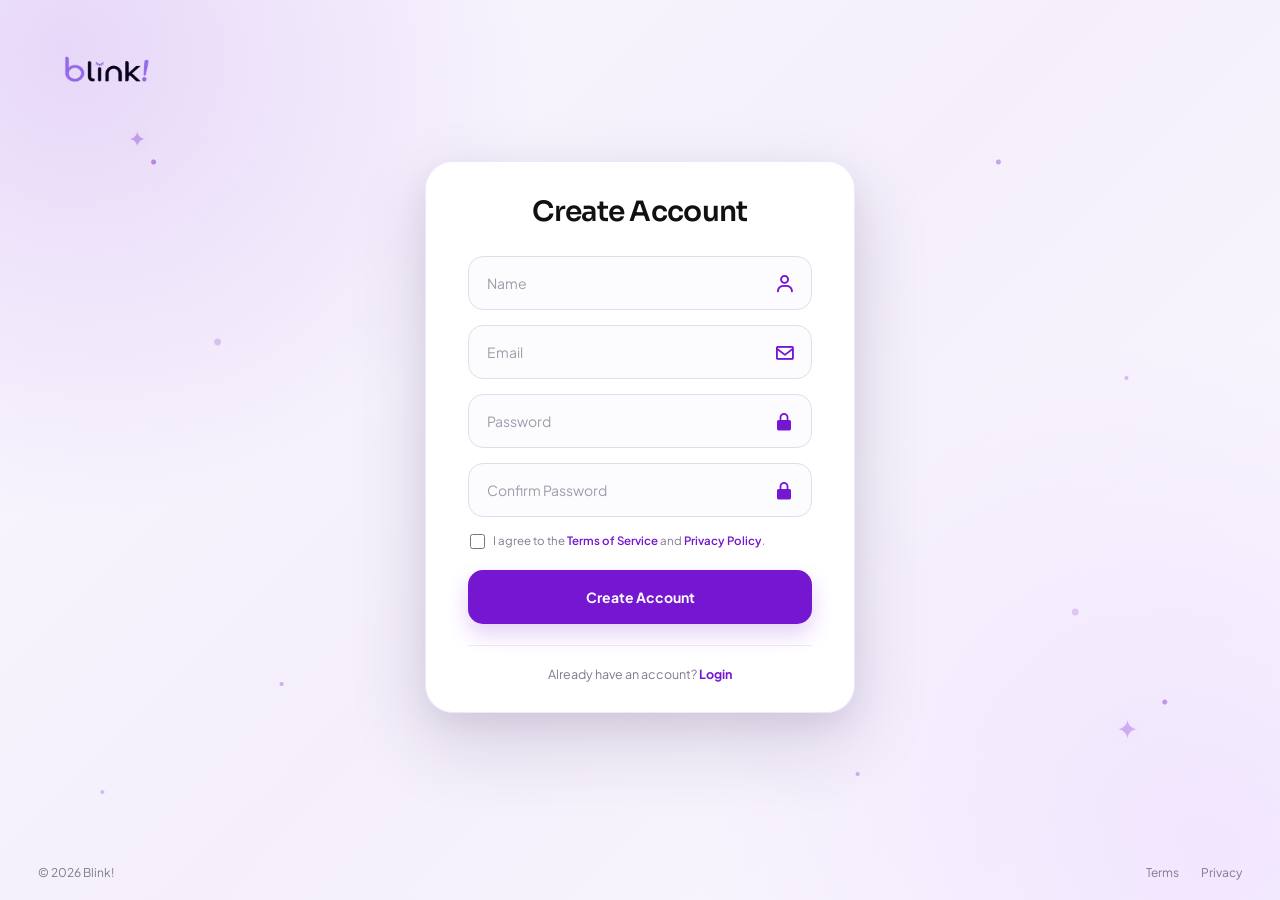
<file: Telas login e cadastro/cadastro/cadastro.html>
<!DOCTYPE html>
<html lang="pt-BR">

<head>
    <meta charset="UTF-8">
    <meta name="viewport" content="width=device-width, initial-scale=1.0">

    <link rel="stylesheet" href="https://unpkg.com/boxicons@2.1.4/css/boxicons.min.css">
    <link rel="stylesheet" href="cadastro.css">

    <title>Blink!</title>
</head>

<body>

    <!-- CABEÇALHO -->
    <header class="header">
        <a href="#" class="header-logo">
            <img src="Logoblinkblack.PNG" alt="Blink!">
        </a>
    </header>


    <!-- CONTEÚDO -->
    <main class="main">

        <section class="Container">

            <form>

                <h1>Create Account</h1>


                <!-- NOME -->
                <div class="input-box">
                    <input
                        id="name"
                        type="text"
                        placeholder="Name"
                        required
                    >

                    <i class='bx bx-user'></i>
                </div>


                <!-- EMAIL -->
                <div class="input-box">
                    <input
                        id="email"
                        type="email"
                        placeholder="Email"
                        required
                    >

                    <i class='bx bx-envelope'></i>
                </div>


                <!-- SENHA -->
                <div class="input-box">
                    <input
                        id="password"
                        type="password"
                        placeholder="Password"
                        required
                    >

                    <i class='bx bxs-lock-alt'></i>
                </div>


                <!-- CONFIRMAR SENHA -->
                <div class="input-box">
                    <input
                        id="confirm-password"
                        type="password"
                        placeholder="Confirm Password"
                        required
                    >

                    <i class='bx bxs-lock-alt'></i>
                </div>


                <!-- TERMOS -->
                <div class="terms">

                    <label>

                        <input
                            type="checkbox"
                            id="terms"
                        >

                        <span>
                            I agree to the
                            <a href="#">Terms of Service</a>
                            and
                            <a href="#">Privacy Policy</a>.
                        </span>

                    </label>

                </div>


                <!-- BOTÃO -->
                <button type="submit">
                    Create Account
                </button>

            </form>


            <!-- LOGIN -->
            <div class="register">
                <p>
                    Already have an account?
                    <a href="login.html">Login</a>
                </p>
            </div>

        </section>

    </main>


    <!-- RODAPÉ -->
    <footer class="footer">

        <span>© 2026 Blink!</span>

        <nav>
            <a href="#">Terms</a>
            <a href="#">Privacy</a>
        </nav>

    </footer>


    <!-- JAVASCRIPT -->
    <script src="cadastro.js"></script>

</body>

</html>
</file>
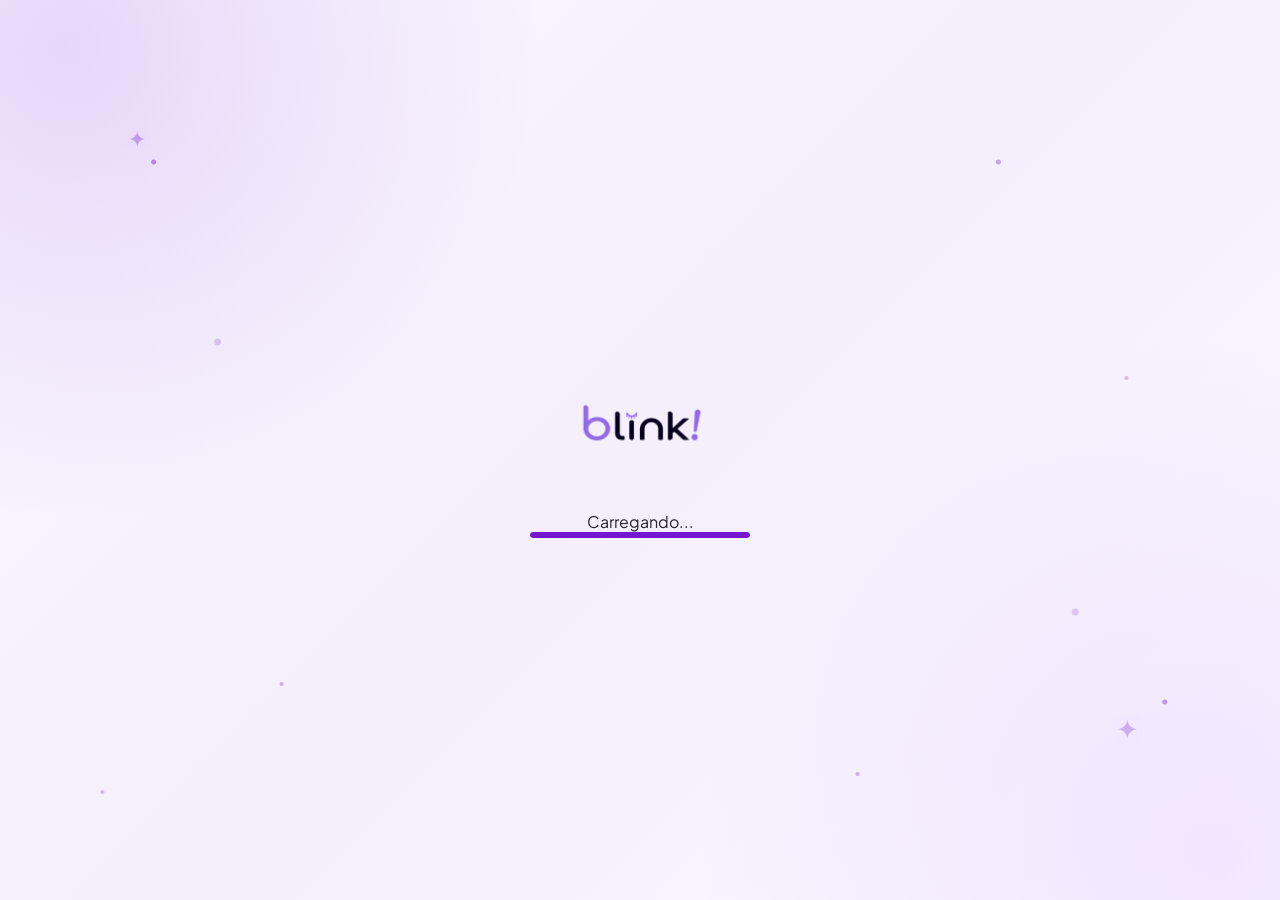
<file: Telas login e cadastro/loading/loading.html>
<!DOCTYPE html>
<html lang="pt-BR">

<head>
    <meta charset="UTF-8">
    <meta name="viewport" content="width=device-width, initial-scale=1.0">

    <link rel="stylesheet" href="loading.css">

    <title>Blink!</title>
</head>

<body>

    <main class="loading-container">

        <img src="Logoblinkblack.PNG" alt="Blink!" class="loading-logo">

        <p>Carregando...</p>

        <div class="loading-bar">
            <div class="loading-progress"></div>
        </div>

    </main>

    <script src="loading.js"></script>

</body>

</html>
</file>
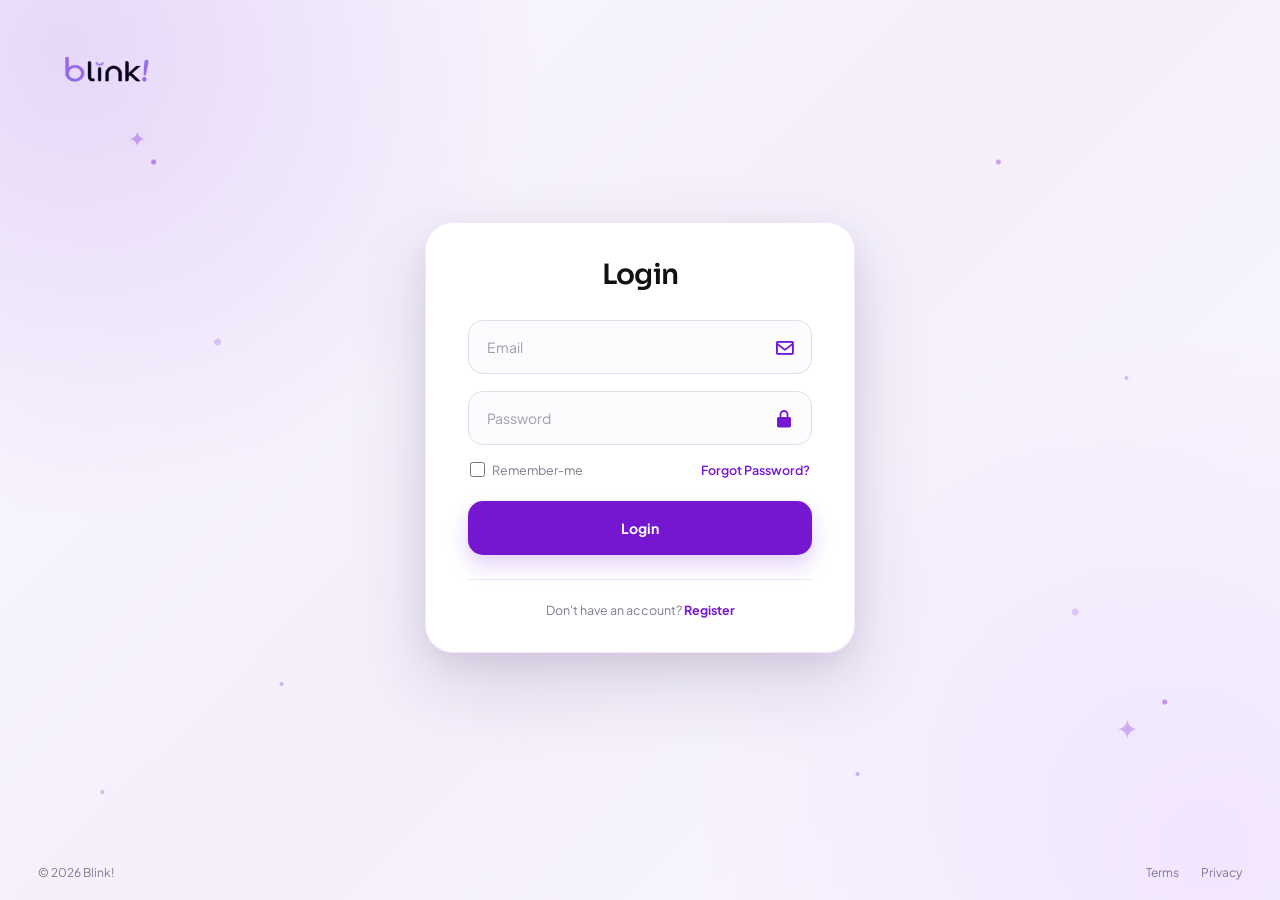
<file: Telas login e cadastro/login/login.html>
<!DOCTYPE html>
<html lang="pt-BR">

<head>
    <meta charset="UTF-8">
    <meta name="viewport" content="width=device-width, initial-scale=1.0">

    <link rel="stylesheet" href="https://unpkg.com/boxicons@2.1.4/css/boxicons.min.css">
    <link rel="stylesheet" href="login.css">

    <title>Blink!</title>
</head>

<body>

    <!-- CABEÇALHO -->
    <header class="header">
        <a href="#" class="header-logo">
            <img src="Logoblinkblack.PNG" alt="Blink!">
        </a>
    </header>


    <!-- CONTEÚDO -->
    <main class="main">

        <section class="Container">

            <form>

                <h1>Login</h1>

                <!-- EMAIL -->
                <div class="input-box">
                    <input
                        id="email"
                        type="email"
                        placeholder="Email"
                        required
                    >

                    <i class='bx bx-envelope'></i>
                </div>


                <!-- SENHA -->
                <div class="input-box">
                    <input
                        id="password"
                        type="password"
                        placeholder="Password"
                        required
                    >

                    <i class='bx bxs-lock-alt'></i>
                </div>


                <!-- LEMBRAR / ESQUECI -->
                <div class="remember-forgot">

                    <label>
                        <input type="checkbox" id="rememberMe">
                        Remember-me
                    </label>

                    <a href="#">Forgot Password?</a>

                </div>


                <!-- BOTÃO -->
                <button type="submit">
                    Login
                </button>

            </form>


            <!-- CADASTRO -->
            <div class="register">
                <p>
                    Don't have an account?
                    <a href="../cadastro/cadastro.html">Register</a>
                </p>
            </div>

        </section>

    </main>


    <!-- RODAPÉ -->
    <footer class="footer">

        <span>© 2026 Blink!</span>

        <nav>
            <a href="#">Terms</a>
            <a href="#">Privacy</a>
        </nav>

    </footer>


    <!-- JAVASCRIPT -->
    <script src="login.js"></script>

</body>

</html>
</file>
<file: Telas login e cadastro/cadastro/cadastro.css>
/* ========================================
   FONTES
======================================== */

@import url('https://fonts.googleapis.com/css2?family=Plus+Jakarta+Sans:wght@400;500;600;700&family=Sora:wght@400;500;600;700&display=swap');


/* ========================================
   CORES
======================================== */

:root {
    --purple: #7516D1;
    --purple-dark: #54109A;
    --purple-light: #EFE3FF;

    --black: #111111;
    --text: #29252F;
    --muted: #817A8C;

    --background: #F8F6FC;
    --white: #FFFFFF;
    --border: #E3DCEB;
}


/* ========================================
   RESET
======================================== */

* {
    margin: 0;
    padding: 0;
    box-sizing: border-box;
}


/* ========================================
   PÁGINA + DECORAÇÃO
======================================== */

body {
    min-height: 100vh;

    display: flex;
    flex-direction: column;

    font-family: 'Plus Jakarta Sans', sans-serif;

    color: var(--text);

    position: relative;
    overflow: hidden;

    -webkit-font-smoothing: antialiased;

    background:
        radial-gradient(
            circle at 12% 18%,
            rgba(117, 22, 209, 0.45) 0 2px,
            transparent 3px
        ),

        radial-gradient(
            circle at 22% 76%,
            rgba(117, 22, 209, 0.30) 0 1.5px,
            transparent 2.5px
        ),

        radial-gradient(
            circle at 78% 18%,
            rgba(117, 22, 209, 0.35) 0 2px,
            transparent 3px
        ),

        radial-gradient(
            circle at 88% 42%,
            rgba(117, 22, 209, 0.25) 0 1.5px,
            transparent 2.5px
        ),

        radial-gradient(
            circle at 91% 78%,
            rgba(117, 22, 209, 0.40) 0 2px,
            transparent 3px
        ),

        radial-gradient(
            circle at 8% 88%,
            rgba(117, 22, 209, 0.25) 0 1.5px,
            transparent 2.5px
        ),

        radial-gradient(
            circle at 67% 86%,
            rgba(117, 22, 209, 0.30) 0 1.5px,
            transparent 2.5px
        ),

        radial-gradient(
            circle at 17% 38%,
            rgba(117, 22, 209, 0.20) 0 3px,
            transparent 4px
        ),

        radial-gradient(
            circle at 84% 68%,
            rgba(117, 22, 209, 0.18) 0 3px,
            transparent 4px
        ),

        radial-gradient(
            circle at 5% 5%,
            rgba(117, 22, 209, 0.14) 0%,
            transparent 32%
        ),

        radial-gradient(
            circle at 95% 95%,
            rgba(184, 117, 255, 0.14) 0%,
            transparent 35%
        ),

        linear-gradient(
            135deg,
            #FAF8FF 0%,
            #F4EFFB 50%,
            #FBF9FF 100%
        );
}


/* ========================================
   ESTRELAS GRANDES
======================================== */

body::before {
    content: "✦";

    position: absolute;

    top: 14%;
    left: 10%;

    font-family: 'Sora', sans-serif;
    font-size: 22px;

    color: rgba(117, 22, 209, 0.32);

    filter:
        drop-shadow(
            0 0 7px rgba(117, 22, 209, 0.18)
        );

    pointer-events: none;

    z-index: 0;
}


body::after {
    content: "✦";

    position: absolute;

    right: 11%;
    bottom: 17%;

    font-family: 'Sora', sans-serif;
    font-size: 27px;

    color: rgba(117, 22, 209, 0.28);

    filter:
        drop-shadow(
            0 0 8px rgba(117, 22, 209, 0.18)
        );

    pointer-events: none;

    z-index: 0;
}


/* ========================================
   CABEÇALHO
======================================== */

.header {
    position: fixed;

    top: 0;
    left: 0;

    width: 100%;

    padding: 26px 38px;

    z-index: 10;
}


.header-logo {
    display: inline-flex;

    align-items: center;

    text-decoration: none;
}


.header-logo img {
    width: 135px;
    height: auto;

    display: block;
}


/* ========================================
   CONTEÚDO
======================================== */

.main {
    width: 100%;
    min-height: 100vh;

    display: flex;

    align-items: center;
    justify-content: center;

    padding: 90px 20px 100px;

    position: relative;

    z-index: 2;
}


/* ========================================
   CARD
======================================== */

.Container {
    width: 430px;

    padding: 32px 42px 30px;

    background: rgba(255, 255, 255, 0.96);

    border: 1px solid rgba(117, 22, 209, 0.10);

    border-radius: 28px;

    box-shadow:
        0 30px 80px rgba(45, 20, 70, 0.14),
        0 12px 30px rgba(45, 20, 70, 0.07);

    position: relative;

    z-index: 2;

    transform: translateY(-8px);
}


/* ========================================
   TÍTULO
======================================== */

form h1 {
    text-align: center;

    margin-bottom: 27px;

    font-family: 'Sora', sans-serif;

    font-size: 28px;
    font-weight: 600;

    color: var(--black);

    letter-spacing: -0.7px;
}


/* ========================================
   INPUTS
======================================== */

.input-box {
    width: 100%;
    height: 54px;

    margin-bottom: 15px;

    position: relative;
}


.input-box input {
    width: 100%;
    height: 100%;

    padding: 0 50px 0 18px;

    border: 1.5px solid var(--border);

    border-radius: 15px;

    outline: none;

    background: #FCFBFE;

    color: var(--text);

    font-family: 'Plus Jakarta Sans', sans-serif;

    font-size: 14px;
    font-weight: 500;

    transition:
        border-color 0.2s ease,
        box-shadow 0.2s ease,
        background 0.2s ease;
}


.input-box input::placeholder {
    color: #A29BAA;

    font-weight: 400;
}


.input-box input:hover {
    border-color: #C9B9D9;
}


.input-box input:focus {
    border-color: var(--purple);

    background: var(--white);

    box-shadow:
        0 0 0 4px rgba(117, 22, 209, 0.09);
}


/* ========================================
   ÍCONES
======================================== */

.input-box i {
    position: absolute;

    right: 17px;
    top: 50%;

    transform: translateY(-50%);

    font-size: 21px;

    color: var(--purple);

    pointer-events: none;
}


/* ========================================
   TERMOS
======================================== */

.terms {
    margin: 4px 2px 21px;

    font-size: 11.5px;

    color: var(--muted);

    line-height: 1.5;
}


.terms label {
    display: flex;

    align-items: flex-start;

    gap: 8px;

    cursor: pointer;
}


.terms input[type="checkbox"] {
    width: 15px;
    height: 15px;

    flex-shrink: 0;

    margin-top: 2px;

    accent-color: var(--purple);

    cursor: pointer;
}


.terms a {
    color: var(--purple);

    font-weight: 600;

    text-decoration: none;

    transition: color 0.2s ease;
}


.terms a:hover {
    color: var(--purple-dark);

    text-decoration: underline;
}


/* ========================================
   BOTÃO
======================================== */

form button {
    width: 100%;
    height: 54px;

    border: none;

    border-radius: 15px;

    background: var(--purple);

    color: var(--white);

    font-family: 'Plus Jakarta Sans', sans-serif;

    font-size: 14px;
    font-weight: 700;

    cursor: pointer;

    box-shadow:
        0 10px 22px rgba(117, 22, 209, 0.20);

    transition:
        transform 0.2s ease,
        background 0.2s ease,
        box-shadow 0.2s ease;
}


form button:hover {
    background: var(--purple-dark);

    transform: translateY(-2px);

    box-shadow:
        0 14px 28px rgba(117, 22, 209, 0.25);
}


form button:active {
    transform: translateY(0);

    box-shadow:
        0 7px 15px rgba(117, 22, 209, 0.18);
}


/* ========================================
   LOGIN
======================================== */

.register {
    margin-top: 21px;

    padding-top: 20px;

    border-top: 1px solid #EEEAF2;

    text-align: center;

    font-size: 12.5px;

    color: var(--muted);
}


.register a {
    color: var(--purple);

    font-weight: 700;

    text-decoration: none;

    transition: 0.2s ease;
}


.register a:hover {
    color: var(--purple-dark);

    text-decoration: underline;
}


/* ========================================
   RODAPÉ
======================================== */

.footer {
    position: fixed;

    left: 0;
    bottom: 0;

    width: 100%;

    display: flex;

    align-items: center;
    justify-content: space-between;

    padding: 20px 38px;

    color: var(--muted);

    font-size: 12px;

    z-index: 10;
}


.footer nav {
    display: flex;

    align-items: center;

    gap: 22px;
}


.footer a {
    color: var(--muted);

    text-decoration: none;

    transition: color 0.2s ease;
}


.footer a:hover {
    color: var(--purple);
}


/* ========================================
   RESPONSIVIDADE
======================================== */

@media (max-width: 600px) {

    body {
        overflow: auto;
    }

    .header {
        padding: 20px;
    }

    .header-logo img {
        width: 115px;
    }

    .main {
        padding: 90px 20px 110px;
    }

    .Container {
        width: 100%;
        max-width: 430px;

        padding: 30px 25px 27px;

        border-radius: 23px;

        transform: translateY(-4px);
    }

    form h1 {
        font-size: 25px;
    }

    .footer {
        padding: 18px 20px;

        flex-direction: column;

        gap: 10px;
    }

    .footer nav {
        gap: 15px;

        flex-wrap: wrap;

        justify-content: center;
    }
}
</file>
<file: Telas login e cadastro/loading/loading.css>
/* ========================================
   FONTES
======================================== */

@import url('https://fonts.googleapis.com/css2?family=Plus+Jakarta+Sans:wght@400;500;600;700&family=Sora:wght@400;500;600;700&display=swap');


/* ========================================
   CORES DO BLINK!
======================================== */

:root {

    --purple: #7516D1;
    --purple-dark: #54109A;
    --purple-light: #EFE3FF;

    --text: #29252F;
    --muted: #817A8C;

    --background: #F8F6FC;
    --white: #FFFFFF;

}


/* ========================================
   RESET
======================================== */

* {
    margin: 0;
    padding: 0;
    box-sizing: border-box;
}


/* ========================================
   PÁGINA
======================================== */

body {

    min-height: 100vh;

    display: flex;
    align-items: center;
    justify-content: center;

    position: relative;

    overflow: hidden;

    font-family: 'Plus Jakarta Sans', sans-serif;

    color: var(--text);

    -webkit-font-smoothing: antialiased;

    background:

        /* Estrelinhas */

        radial-gradient(
            circle at 12% 18%,
            rgba(117, 22, 209, 0.45) 0 2px,
            transparent 3px
        ),

        radial-gradient(
            circle at 22% 76%,
            rgba(117, 22, 209, 0.30) 0 1.5px,
            transparent 2.5px
        ),

        radial-gradient(
            circle at 78% 18%,
            rgba(117, 22, 209, 0.35) 0 2px,
            transparent 3px
        ),

        radial-gradient(
            circle at 88% 42%,
            rgba(117, 22, 209, 0.25) 0 1.5px,
            transparent 2.5px
        ),

        radial-gradient(
            circle at 91% 78%,
            rgba(117, 22, 209, 0.40) 0 2px,
            transparent 3px
        ),

        radial-gradient(
            circle at 8% 88%,
            rgba(117, 22, 209, 0.25) 0 1.5px,
            transparent 2.5px
        ),

        radial-gradient(
            circle at 67% 86%,
            rgba(117, 22, 209, 0.30) 0 1.5px,
            transparent 2.5px
        ),

        /* Brilhos */

        radial-gradient(
            circle at 17% 38%,
            rgba(117, 22, 209, 0.20) 0 3px,
            transparent 4px
        ),

        radial-gradient(
            circle at 84% 68%,
            rgba(117, 22, 209, 0.18) 0 3px,
            transparent 4px
        ),

        /* Gradiente */

        radial-gradient(
            circle at 5% 5%,
            rgba(117, 22, 209, 0.14) 0%,
            transparent 32%
        ),

        radial-gradient(
            circle at 95% 95%,
            rgba(184, 117, 255, 0.14) 0%,
            transparent 35%
        ),

        linear-gradient(
            135deg,
            #FAF8FF 0%,
            #F4EFFB 50%,
            #FBF9FF 100%
        );
}


/* ========================================
   ESTRELAS GRANDES
======================================== */

body::before {

    content: "✦";

    position: absolute;

    top: 14%;
    left: 10%;

    font-family: 'Sora', sans-serif;

    font-size: 22px;

    color: rgba(117, 22, 209, 0.32);

    filter:
        drop-shadow(
            0 0 7px rgba(117, 22, 209, 0.18)
        );

    animation: floatStar 3s ease-in-out infinite;

}


body::after {

    content: "✦";

    position: absolute;

    right: 11%;
    bottom: 17%;

    font-family: 'Sora', sans-serif;

    font-size: 27px;

    color: rgba(117, 22, 209, 0.28);

    filter:
        drop-shadow(
            0 0 8px rgba(117, 22, 209, 0.18)
        );

    animation: floatStar 4s ease-in-out infinite reverse;

}


/* ========================================
   CONTAINER
======================================== */

.loading-container {

    width: 360px;

    display: flex;
    flex-direction: column;

    align-items: center;

    position: relative;

    z-index: 2;

}


/* ========================================
   LOGO
======================================== */

.loading-logo {

    width: 190px;

    height: auto;

    display: block;

    margin-bottom: 22px;

    animation: logoFloat 2.5s ease-in-out infinite;

}


/* ========================================
   TEXTO
======================================== */

.loading-text {

    font-family: 'Sora', sans-serif;

    font-size: 14px;

    font-weight: 500;

    color: var(--muted);

    margin-bottom: 18px;

    animation: textFade 1.5s ease-in-out infinite;

}


/* ========================================
   BARRA
======================================== */

.loading-bar {

    width: 220px;

    height: 6px;

    overflow: hidden;

    border-radius: 20px;

    background: rgba(117, 22, 209, 0.10);

}


/* ========================================
   PROGRESSO
======================================== */

.loading-progress {

    width: 40%;

    height: 100%;

    border-radius: inherit;

    background: var(--purple);

    box-shadow:
        0 0 10px rgba(117, 22, 209, 0.25);

    animation: loading 5s ease-in-out forwards;

}


/* ========================================
   ANIMAÇÕES
======================================== */

@keyframes loading {

    0% {
        width: 0%;
    }

    100% {
        width: 100%;
    }

}


@keyframes logoFloat {

    0%,
    100% {
        transform: translateY(0);
    }

    50% {
        transform: translateY(-7px);
    }

}


@keyframes textFade {

    0%,
    100% {
        opacity: 0.55;
    }

    50% {
        opacity: 1;
    }

}


@keyframes floatStar {

    0%,
    100% {
        transform: translateY(0) rotate(0deg);
    }

    50% {
        transform: translateY(-10px) rotate(8deg);
    }

}


/* ========================================
   RESPONSIVIDADE
======================================== */

@media (max-width: 600px) {

    .loading-container {
        width: 100%;
        padding: 20px;
    }

    .loading-logo {
        width: 160px;
    }

    .loading-bar {
        width: 190px;
    }

}
</file>
<file: Telas login e cadastro/login/login.css>
/* ========================================
   FONTES
======================================== */

@import url('https://fonts.googleapis.com/css2?family=Plus+Jakarta+Sans:wght@400;500;600;700&family=Sora:wght@400;500;600;700&display=swap');


/* ========================================
   CORES DO BLINK!
======================================== */

:root {
    --purple: #7516D1;
    --purple-dark: #54109A;
    --purple-light: #EFE3FF;

    --black: #111111;
    --text: #29252F;
    --muted: #817A8C;

    --background: #F8F6FC;
    --white: #FFFFFF;
    --border: #E3DCEB;
}


/* ========================================
   RESET
======================================== */

* {
    margin: 0;
    padding: 0;
    box-sizing: border-box;
}


/* ========================================
   PÁGINA
======================================== */

body {
    min-height: 100vh;

    display: flex;
    flex-direction: column;

    font-family: 'Plus Jakarta Sans', sans-serif;

    color: var(--text);

    position: relative;
    overflow: hidden;

    -webkit-font-smoothing: antialiased;

    background:
        radial-gradient(
            circle at 12% 18%,
            rgba(117, 22, 209, 0.45) 0 2px,
            transparent 3px
        ),

        radial-gradient(
            circle at 22% 76%,
            rgba(117, 22, 209, 0.30) 0 1.5px,
            transparent 2.5px
        ),

        radial-gradient(
            circle at 78% 18%,
            rgba(117, 22, 209, 0.35) 0 2px,
            transparent 3px
        ),

        radial-gradient(
            circle at 88% 42%,
            rgba(117, 22, 209, 0.25) 0 1.5px,
            transparent 2.5px
        ),

        radial-gradient(
            circle at 91% 78%,
            rgba(117, 22, 209, 0.40) 0 2px,
            transparent 3px
        ),

        radial-gradient(
            circle at 8% 88%,
            rgba(117, 22, 209, 0.25) 0 1.5px,
            transparent 2.5px
        ),

        radial-gradient(
            circle at 67% 86%,
            rgba(117, 22, 209, 0.30) 0 1.5px,
            transparent 2.5px
        ),

        radial-gradient(
            circle at 17% 38%,
            rgba(117, 22, 209, 0.20) 0 3px,
            transparent 4px
        ),

        radial-gradient(
            circle at 84% 68%,
            rgba(117, 22, 209, 0.18) 0 3px,
            transparent 4px
        ),

        radial-gradient(
            circle at 5% 5%,
            rgba(117, 22, 209, 0.14) 0%,
            transparent 32%
        ),

        radial-gradient(
            circle at 95% 95%,
            rgba(184, 117, 255, 0.14) 0%,
            transparent 35%
        ),

        linear-gradient(
            135deg,
            #FAF8FF 0%,
            #F4EFFB 50%,
            #FBF9FF 100%
        );
}


/* ========================================
   ESTRELA SUPERIOR
======================================== */

body::before {
    content: "✦";

    position: absolute;

    top: 14%;
    left: 10%;

    font-family: 'Sora', sans-serif;
    font-size: 22px;

    color: rgba(117, 22, 209, 0.32);

    filter:
        drop-shadow(
            0 0 7px rgba(117, 22, 209, 0.18)
        );

    pointer-events: none;

    z-index: 0;
}


/* ========================================
   ESTRELA INFERIOR
======================================== */

body::after {
    content: "✦";

    position: absolute;

    right: 11%;
    bottom: 17%;

    font-family: 'Sora', sans-serif;
    font-size: 27px;

    color: rgba(117, 22, 209, 0.28);

    filter:
        drop-shadow(
            0 0 8px rgba(117, 22, 209, 0.18)
        );

    pointer-events: none;

    z-index: 0;
}


/* ========================================
   CABEÇALHO
======================================== */

.header {
    position: fixed;

    top: 0;
    left: 0;

    width: 100%;

    padding: 26px 38px;

    z-index: 10;
}


.header-logo {
    display: inline-flex;
    align-items: center;

    text-decoration: none;
}


.header-logo img {
    width: 135px;
    height: auto;

    display: block;
}


/* ========================================
   CONTEÚDO
======================================== */

.main {
    width: 100%;
    min-height: 100vh;

    display: flex;
    align-items: center;
    justify-content: center;

    padding: 90px 20px 100px;

    position: relative;

    z-index: 2;
}


/* ========================================
   CARD
======================================== */

.Container {
    width: 430px;

    padding: 34px 42px 34px;

    background: rgba(255, 255, 255, 0.96);

    border: 1px solid rgba(117, 22, 209, 0.10);

    border-radius: 28px;

    box-shadow:
        0 30px 80px rgba(45, 20, 70, 0.14),
        0 12px 30px rgba(45, 20, 70, 0.07);

    position: relative;

    z-index: 2;

    transform: translateY(-8px);
}


/* ========================================
   TÍTULO
======================================== */

form h1 {
    text-align: center;

    margin-bottom: 28px;

    font-family: 'Sora', sans-serif;

    font-size: 28px;
    font-weight: 600;

    color: var(--black);

    letter-spacing: -0.7px;
}


/* ========================================
   INPUT
======================================== */

.input-box {
    width: 100%;
    height: 54px;

    margin-bottom: 17px;

    position: relative;
}


.input-box input {
    width: 100%;
    height: 100%;

    padding: 0 50px 0 18px;

    border: 1.5px solid var(--border);
    border-radius: 15px;

    outline: none;

    background: #FCFBFE;

    color: var(--text);

    font-family: 'Plus Jakarta Sans', sans-serif;

    font-size: 14px;
    font-weight: 500;

    transition:
        border-color 0.2s ease,
        box-shadow 0.2s ease,
        background 0.2s ease;
}


.input-box input::placeholder {
    color: #A29BAA;

    font-weight: 400;
}


.input-box input:hover {
    border-color: #C9B9D9;
}


.input-box input:focus {
    border-color: var(--purple);

    background: var(--white);

    box-shadow:
        0 0 0 4px rgba(117, 22, 209, 0.09);
}


/* ========================================
   ÍCONES
======================================== */

.input-box i {
    position: absolute;

    right: 17px;
    top: 50%;

    transform: translateY(-50%);

    font-size: 21px;

    color: var(--purple);

    pointer-events: none;
}


/* ========================================
   REMEMBER / FORGOT
======================================== */

.remember-forgot {
    display: flex;
    align-items: center;
    justify-content: space-between;

    margin: 5px 2px 23px;

    font-size: 12.5px;
}


.remember-forgot label {
    display: flex;
    align-items: center;

    gap: 7px;

    color: var(--muted);

    cursor: pointer;
}


.remember-forgot input[type="checkbox"] {
    width: 15px;
    height: 15px;

    accent-color: var(--purple);

    cursor: pointer;
}


.remember-forgot a {
    color: var(--purple);

    font-weight: 600;

    text-decoration: none;

    transition: 0.2s ease;
}


.remember-forgot a:hover {
    color: var(--purple-dark);

    text-decoration: underline;
}


/* ========================================
   BOTÃO
======================================== */

form button {
    width: 100%;
    height: 54px;

    border: none;
    border-radius: 15px;

    background: var(--purple);

    color: var(--white);

    font-family: 'Plus Jakarta Sans', sans-serif;

    font-size: 14px;
    font-weight: 700;

    cursor: pointer;

    box-shadow:
        0 10px 22px rgba(117, 22, 209, 0.20);

    transition:
        transform 0.2s ease,
        background 0.2s ease,
        box-shadow 0.2s ease;
}


form button:hover {
    background: var(--purple-dark);

    transform: translateY(-2px);

    box-shadow:
        0 14px 28px rgba(117, 22, 209, 0.25);
}


form button:active {
    transform: translateY(0);

    box-shadow:
        0 7px 15px rgba(117, 22, 209, 0.18);
}


/* ========================================
   CADASTRO
======================================== */

.register {
    margin-top: 24px;

    padding-top: 22px;

    border-top: 1px solid #EEEAF2;

    text-align: center;

    font-size: 12.5px;

    color: var(--muted);
}


.register a {
    color: var(--purple);

    font-weight: 700;

    text-decoration: none;

    transition: 0.2s ease;
}


.register a:hover {
    color: var(--purple-dark);

    text-decoration: underline;
}


/* ========================================
   RODAPÉ
======================================== */

.footer {
    position: fixed;

    left: 0;
    bottom: 0;

    width: 100%;

    display: flex;
    align-items: center;
    justify-content: space-between;

    padding: 20px 38px;

    color: var(--muted);

    font-size: 12px;

    z-index: 10;
}


.footer nav {
    display: flex;
    align-items: center;

    gap: 22px;
}


.footer a {
    color: var(--muted);

    text-decoration: none;

    transition: color 0.2s ease;
}


.footer a:hover {
    color: var(--purple);
}


/* ========================================
   RESPONSIVIDADE
======================================== */

@media (max-width: 600px) {

    body {
        overflow: auto;
    }

    .header {
        padding: 20px;
    }

    .header-logo img {
        width: 115px;
    }

    .main {
        padding: 90px 20px 110px;
    }

    .Container {
        width: 100%;
        max-width: 430px;

        padding: 32px 25px 28px;

        border-radius: 23px;

        transform: translateY(-4px);
    }

    form h1 {
        font-size: 25px;
    }

    .footer {
        padding: 18px 20px;

        flex-direction: column;

        gap: 10px;
    }

    .footer nav {
        gap: 15px;

        flex-wrap: wrap;

        justify-content: center;
    }
}
</file>
